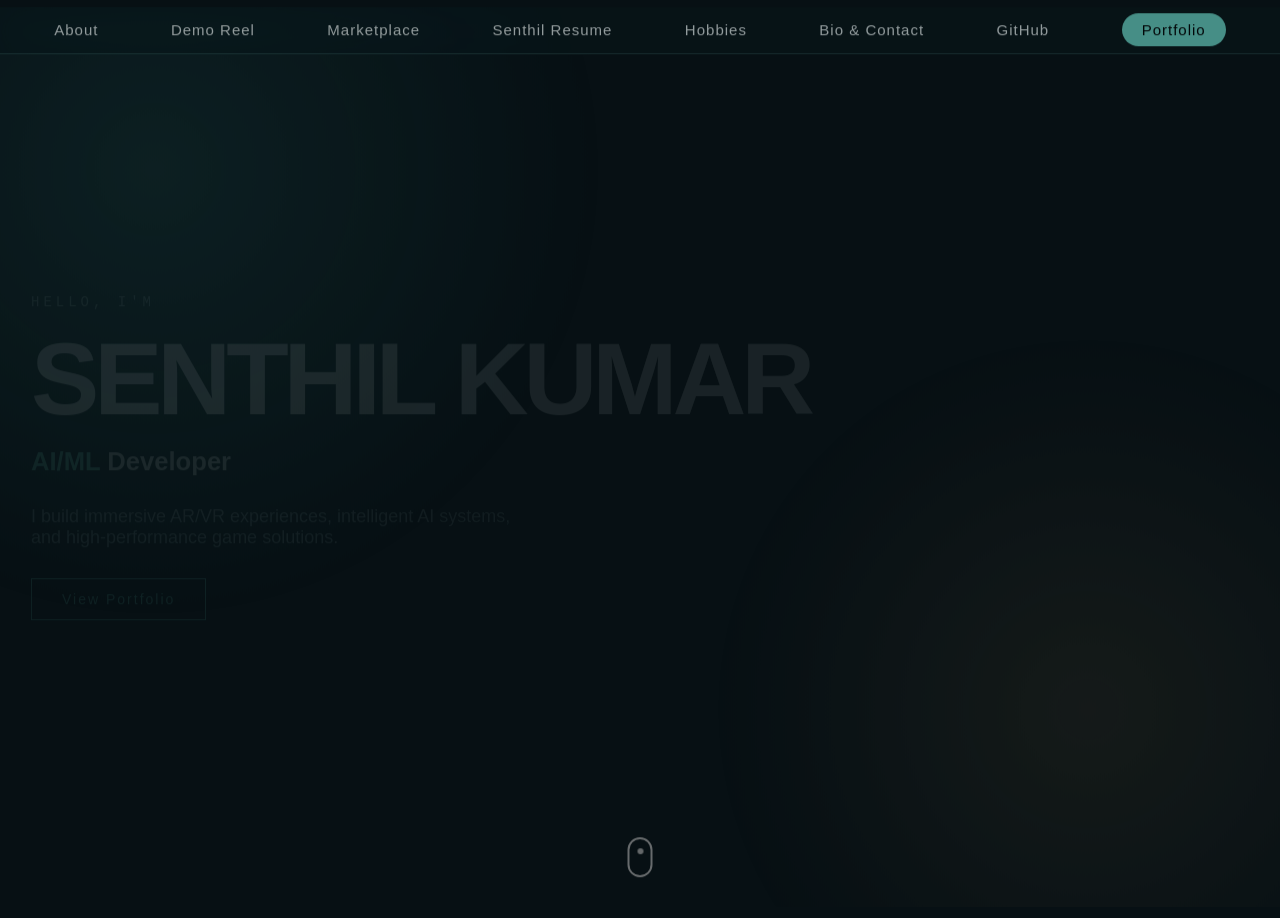
<file: index.html>
<!DOCTYPE html>
<html lang="en">
<head>
    <meta charset="UTF-8">
    <meta name="viewport" content="width=device-width, initial-scale=1.0">
    <meta http-equiv="refresh" content="0; url=Firstpage/firstpage.html">
    <title>Senthil Kumar Portfolio</title>
</head>
<body>
    <p>Opening portfolio...</p>
    <p><a href="Firstpage/firstpage.html">Open the portfolio</a></p>
</body>
</html>
</file>
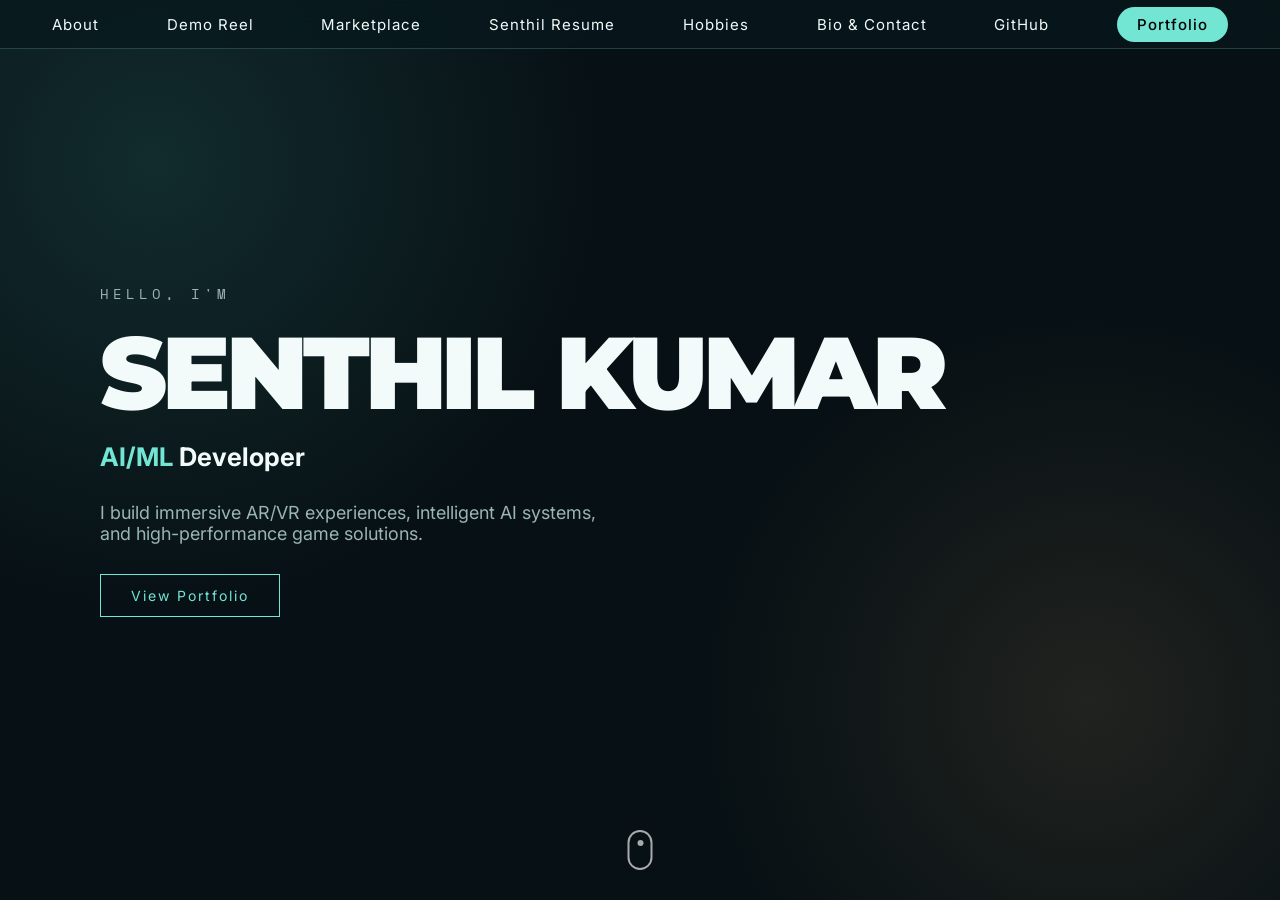
<file: Firstpage/firstpage.html>
<!DOCTYPE html>
<html lang="en">
<head>
    <meta charset="UTF-8">
    <meta name="viewport" content="width=device-width, initial-scale=1.0">
    <title>Senthil Kumar</title>
    <link rel="stylesheet" href="firstpage.css">
    <link href="https://fonts.googleapis.com/css2?family=Inter:wght@300;400;500;600;700&family=Montserrat:wght@800;900&family=Space+Mono&display=swap" rel="stylesheet">
</head>
<body>
<nav class="navbar">
    <ul class="nav-links">
        <li><a href="../Secondpage/secondpage.html#about">About</a></li>
        <li><a href="../Secondpage/secondpage.html#hero">Demo Reel</a></li>
        <li><a href="#market">Marketplace</a></li>
        <li><a href="../Secondpage/resume.html" target="_blank" rel="noopener noreferrer">Senthil Resume</a></li>
        <li><a href="#hobbies">Hobbies</a></li>
        <li><a href="../Secondpage/secondpage.html#contact">Bio & Contact</a></li>
        <li>
            <a href="https://github.com/daigomessi"
               target="_blank"
               rel="noopener noreferrer">
               GitHub
            </a>
        </li>
        <li>
                <a href="../Secondpage/secondpage.html"
                    class="portfolio-btn">
               Portfolio
            </a>
        </li>
    </ul>
</nav>


<section id="hero">

    <div class="hero-left">
        <p class="small-intro">HELLO, I'M</p>

        <h1 class="main-name">
            SENTHIL KUMAR
        </h1>

        <h2 class="role-line">
            <span id="changing-word"></span> Developer
        </h2>

        <p class="description">
            I build immersive AR/VR experiences, intelligent AI systems,
            and high-performance game solutions.
        </p>

        <a href="../Secondpage/secondpage.html" class="cta-btn">View Portfolio</a>
    </div>

    <div class="scroll-indicator"></div>

</section>

<script src="firstpage.js"></script>
</body>
</html>
</file>
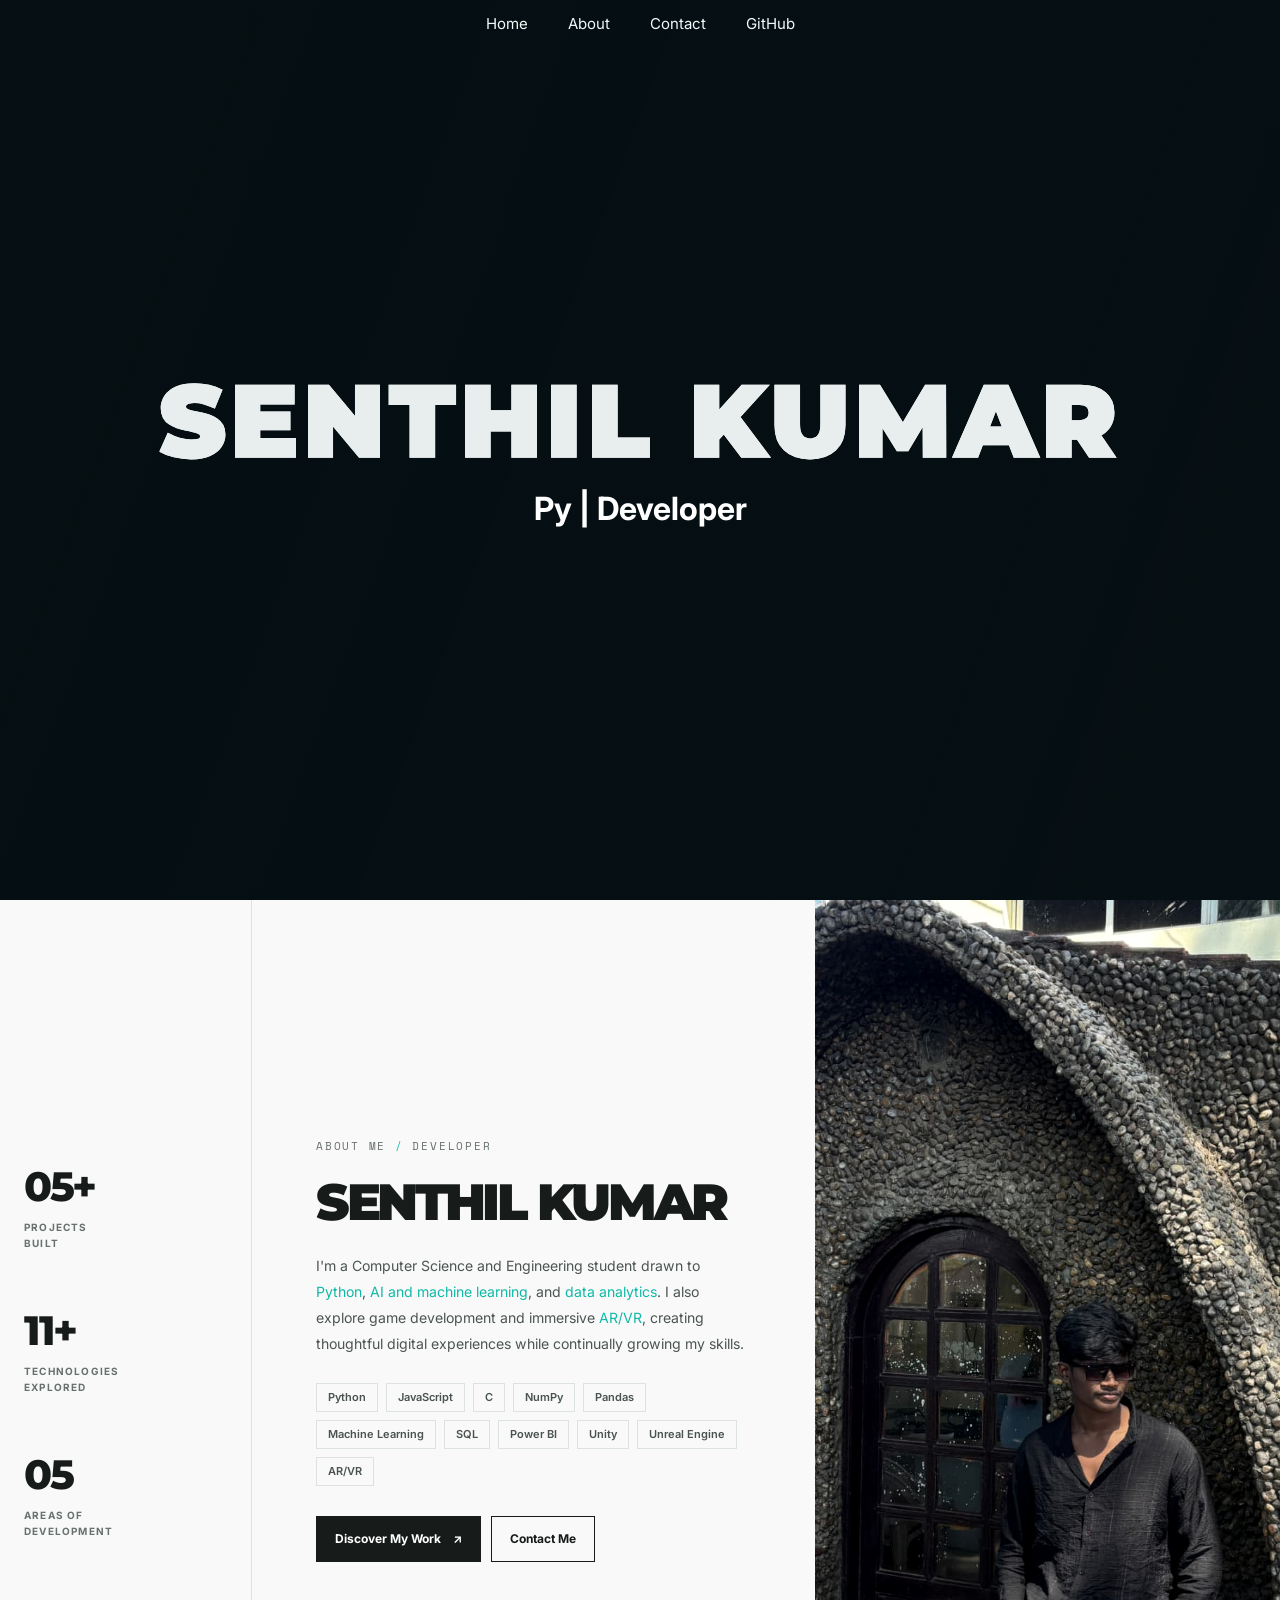
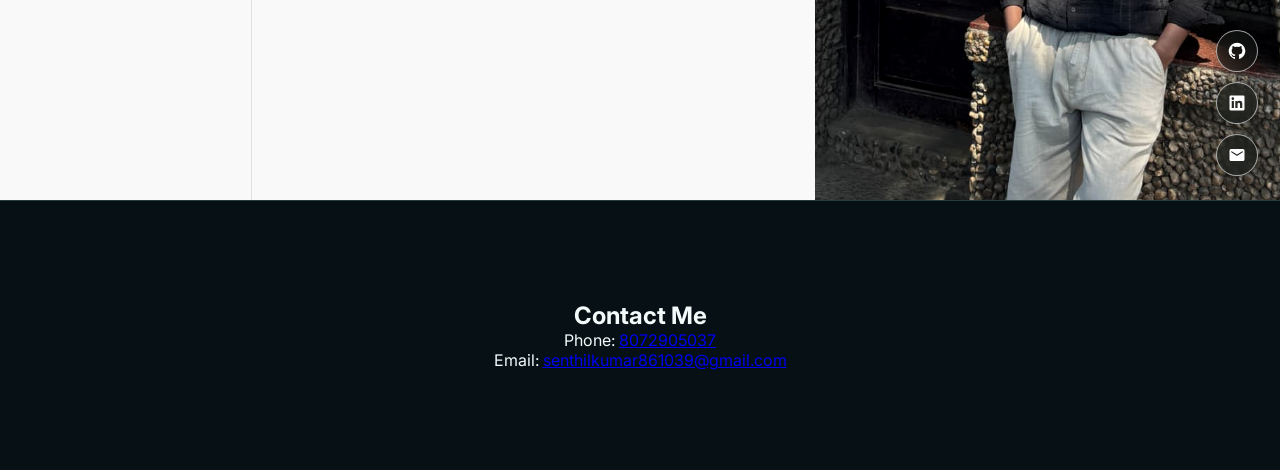
<file: Secondpage/secondpage.html>
<!DOCTYPE html>
<html lang="en">
<head>
    <meta charset="UTF-8">
    <meta name="viewport" content="width=device-width, initial-scale=1.0">
    <title>Senthil Kumar Portfolio</title>
    <link rel="stylesheet" href="secondpage.css">
    <link href="https://fonts.googleapis.com/css2?family=Inter:wght@300;400;500;600;700&family=Montserrat:wght@800;900&family=Space+Mono&display=swap" rel="stylesheet">
    <script>
        if (new URLSearchParams(window.location.search).has("embedded")) {
            document.documentElement.classList.add("embedded");
        }
    </script>
</head>
<body>

<!-- ================= NAVBAR ================= -->
<nav class="navbar">
    <ul class="nav-links">
        <li><a href="#hero">Home</a></li>
        <li><a href="#about">About</a></li>
        <li><a href="#contact">Contact</a></li>
        <li>
            <a href="https://github.com/daigomessi"
               target="_blank"
               rel="noopener noreferrer">
               GitHub
            </a>
        </li>
    </ul>
</nav>

<!-- ================= BACKGROUND VIDEO ================= -->
<video autoplay muted loop playsinline id="bg-video">
    <source src="hero.mp4" type="video/mp4">
</video>

<div class="overlay"></div>

<!-- ================= HERO ================= -->
<section id="hero">
    <div class="hero-content">
        <h1 class="main-name" data-text="SENTHIL KUMAR">SENTHIL KUMAR</h1>
        <h2 class="role-text">
            <span id="changing-word"></span>
            <span class="cursor">|</span>
            <span class="static-text"> Developer</span>
        </h2>
    </div>
</section>

<!-- ================= ABOUT ================= -->
<section id="about" aria-labelledby="about-heading">
    <aside class="about-stats" aria-label="Professional overview">
        <div class="stat-item">
            <span class="stat-number">05+</span>
            <span class="stat-label">Projects<br>Built</span>
        </div>
        <div class="stat-item">
            <span class="stat-number">11+</span>
            <span class="stat-label">Technologies<br>Explored</span>
        </div>
        <div class="stat-item">
            <span class="stat-number">05</span>
            <span class="stat-label">Areas of<br>Development</span>
        </div>
    </aside>

    <div class="about-left">
        <p class="section-label">ABOUT ME <span aria-hidden="true">/</span> DEVELOPER</p>
        <h2 class="main-title" id="about-heading">SENTHIL <span>KUMAR</span></h2>
        <p class="about-description">
            I'm a Computer Science and Engineering student drawn to
            <span class="about-accent">Python</span>,
            <span class="about-accent">AI and machine learning</span>, and
            <span class="about-accent">data analytics</span>. I also explore
            game development and immersive
            <span class="about-accent">AR/VR</span>, creating thoughtful digital
            experiences while continually growing my skills.
        </p>

        <div class="about-skills" aria-label="Skills and technologies">
            <span>Python</span>
            <span>JavaScript</span>
            <span>C</span>
            <span>NumPy</span>
            <span>Pandas</span>
            <span>Machine Learning</span>
            <span>SQL</span>
            <span>Power BI</span>
            <span>Unity</span>
            <span>Unreal Engine</span>
            <span>AR/VR</span>
        </div>

        <div class="about-actions">
            <a class="about-btn" href="#projects">Discover My Work <span aria-hidden="true">↗</span></a>
            <a class="about-btn secondary-btn" href="#contact">Contact Me</a>
        </div>
    </div>

    <div class="about-right">
        <img src="senthil.jpeg" alt="Portrait of Senthil Kumar">
        <div class="social-links" aria-label="Social links">
            <a href="https://github.com/daigomessi" target="_blank" rel="noopener noreferrer" aria-label="GitHub">
                <svg viewBox="0 0 24 24" aria-hidden="true"><path d="M12 .9a11.1 11.1 0 0 0-3.51 21.63c.56.1.76-.24.76-.54v-2.08c-3.1.67-3.75-1.32-3.75-1.32-.5-1.29-1.24-1.63-1.24-1.63-1.01-.69.08-.68.08-.68 1.12.08 1.71 1.15 1.71 1.15.99 1.7 2.6 1.21 3.23.93.1-.72.39-1.21.71-1.49-2.47-.28-5.07-1.24-5.07-5.5 0-1.22.44-2.21 1.15-2.99-.12-.28-.5-1.42.11-2.95 0 0 .94-.3 3.05 1.14a10.6 10.6 0 0 1 5.55 0c2.11-1.44 3.05-1.14 3.05-1.14.61 1.53.23 2.67.11 2.95.72.78 1.15 1.77 1.15 2.99 0 4.27-2.6 5.21-5.08 5.49.4.35.76 1.02.76 2.06v3.06c0 .3.2.65.77.54A11.1 11.1 0 0 0 12 .9Z"/></svg>
            </a>
            <a href="https://www.linkedin.com/" target="_blank" rel="noopener noreferrer" aria-label="LinkedIn">
                <svg viewBox="0 0 24 24" aria-hidden="true"><path d="M20.45 2H3.55C2.69 2 2 2.68 2 3.52v16.96c0 .84.69 1.52 1.55 1.52h16.9c.86 0 1.55-.68 1.55-1.52V3.52c0-.84-.69-1.52-1.55-1.52ZM7.93 18.8H4.96V9.23h2.97v9.57ZM6.44 7.92a1.72 1.72 0 1 1 0-3.44 1.72 1.72 0 0 1 0 3.44ZM19.04 18.8h-2.97v-4.65c0-1.11-.02-2.54-1.55-2.54-1.55 0-1.79 1.21-1.79 2.46v4.73H9.76V9.23h2.85v1.31h.04c.4-.75 1.37-1.55 2.82-1.55 3.01 0 3.57 1.98 3.57 4.56v5.25Z"/></svg>
            </a>
            <a href="mailto:senthilkumar861039@gmail.com" aria-label="Email">
                <svg viewBox="0 0 24 24" aria-hidden="true"><path d="M20 4H4a2 2 0 0 0-2 2v12a2 2 0 0 0 2 2h16a2 2 0 0 0 2-2V6a2 2 0 0 0-2-2Zm-.4 4.25-6.6 4.4a1.8 1.8 0 0 1-2 0l-6.6-4.4V6.5l7.49 4.99a.2.2 0 0 0 .22 0L19.6 6.5v1.75Z"/></svg>
            </a>
        </div>
    </div>
</section>

<!-- ================= CONTACT ================= -->
<section id="contact" class="contact-section">
    <h2>Contact Me</h2>
    <p>Phone: <a href="tel:+918072905037">8072905037</a></p>
    <p>Email: <a href="mailto:senthilkumar861039@gmail.com">senthilkumar861039@gmail.com</a></p>
</section>

<script src="secondpage.js"></script>
</body>
</html>
</file>
<file: Firstpage/firstpage.css>
* {
    margin: 0;
    padding: 0;
    box-sizing: border-box;
}

:root {
    --ink: #071014;
    --panel: rgba(9, 24, 29, 0.72);
    --line: rgba(143, 235, 224, 0.2);
    --text: #f2fbfa;
    --muted: #9bb4b4;
    --accent: #72e5d3;
    --accent-strong: #9be8dc;
}

body {
    font-family: 'Inter', sans-serif;
    background: var(--ink);
    color: var(--text);
    overflow-x: clip;
    animation: pageEnter 900ms cubic-bezier(0.22, 1, 0.36, 1) both;
}

body.page-exit {
    animation: pageExit 420ms ease-in both;
}

body::before {
    content: "";
    position: fixed;
    inset: 0;
    pointer-events: none;
    background: radial-gradient(circle at 12% 18%, rgba(61, 153, 147, 0.2), transparent 34%), radial-gradient(circle at 85% 78%, rgba(217, 168, 108, 0.12), transparent 30%);
}

#hero {
    height: 100vh;
    display: flex;
    position: relative;
}

/* LEFT SIDE */
.hero-left {
    width: 100%;
    padding: 100px;
    display: flex;
    flex-direction: column;
    justify-content: center;
    animation: fadeLeft 1.2s ease forwards;
    position: relative;
    z-index: 1;
}

.small-intro {
    font-family: 'Space Mono', monospace;
    letter-spacing: 4px;
    font-size: 14px;
    color: var(--muted);
    margin-bottom: 20px;
}

.main-name {
    font-family: 'Montserrat', sans-serif;
    font-size: clamp(2rem, 8vw, 8rem);
    font-weight: 900;
    letter-spacing: -0.05em;
    line-height: 0.95;
    margin-bottom: 20px;
    text-transform: uppercase;
}

.role-line {
    font-size: 2vw;
    margin-bottom: 30px;
}

#changing-word {
    color: var(--accent);
    transition: opacity 0.4s ease;
}

.description {
    font-size: 18px;
    color: var(--muted);
    max-width: 500px;
    margin-bottom: 30px;
}

.cta-btn {
    display: inline-block;
    width: fit-content;
    text-decoration: none;
    padding: 12px 30px;
    background: transparent;
    border: 1px solid var(--accent);
    color: var(--accent);
    cursor: pointer;
    font-size: 14px;
    letter-spacing: 2px;
    transition: 0.3s ease;
}

.cta-btn:hover {
    background: var(--accent);
    color: var(--ink);
}

/* SECOND PAGE */
.second-page-section {
    width: 100%;
    height: 100vh;
    background: var(--ink);
    position: relative;
    z-index: 1;
}

.second-page-section iframe {
    display: block;
    width: 100%;
    height: 100%;
    border: 0;
}

/* SCROLL INDICATOR */
.scroll-indicator {
    position: absolute;
    bottom: 30px;
    left: 50%;
    transform: translateX(-50%);
    width: 25px;
    height: 40px;
    border: 2px solid #aaa;
    border-radius: 20px;
}

.scroll-indicator::before {
    content: "";
    position: absolute;
    top: 8px;
    left: 50%;
    transform: translateX(-50%);
    width: 6px;
    height: 6px;
    background: #aaa;
    border-radius: 50%;
    animation: scrollMove 1.5s infinite;
}

/* Animations */
@keyframes scrollMove {
    0% { top: 8px; opacity: 1; }
    100% { top: 22px; opacity: 0; }
}

@keyframes fadeLeft {
    from { opacity: 0; transform: translateX(-80px); }
    to { opacity: 1; transform: translateX(0); }
}

@keyframes fadeRight {
    from { opacity: 0; transform: translateX(80px); }
    to { opacity: 1; transform: translateX(0); }
}

@keyframes pageEnter {
    from { opacity: 0; transform: translateY(18px); }
    to { opacity: 1; transform: translateY(0); }
}

@keyframes pageExit {
    from { opacity: 1; transform: translateY(0); }
    to { opacity: 0; transform: translateY(-12px); }
}
/* NAVBAR */
.navbar {
    position: fixed;
    top: 0;
    width: 100%;
    padding: 14px 32px;
    background: var(--panel);
    border-bottom: 1px solid var(--line);
    backdrop-filter: blur(16px) saturate(140%);
    -webkit-backdrop-filter: blur(16px) saturate(140%);
    z-index: 1000;
}

/* NAV LINKS */
.nav-links {
    display: flex;
    list-style: none;
    align-items: center;
    justify-content: space-around;   /* Start from left */
    gap: 28px;
}

/* LINKS STYLE */
.nav-links li a {
    text-decoration: none;
    color: var(--text);
    font-size: 15px;
    letter-spacing: 1px;
    transition: 0.3s ease;
}

.nav-links li a:hover {
    color: var(--accent);
    transform: translateY(-2px);
}

/* PORTFOLIO BUTTON */
.portfolio-btn {
    padding: 8px 20px;
    border-radius: 25px;
    background: var(--accent);
    color: black !important;
    font-weight: 500;
}

.portfolio-btn:hover {
    background: var(--accent-strong);
}

@media (max-width: 700px) {
    .navbar {
        padding: 12px 18px;
    }

    .hero-left {
        padding: 100px 24px 70px;
    }

    .main-name {
        font-size: clamp(2rem, 8vw, 8rem);
    }

    .role-line {
        font-size: clamp(1.35rem, 7vw, 2rem);
        margin-bottom: 22px;
    }

    .description {
        font-size: 16px;
        line-height: 1.6;
        max-width: 34rem;
    }

    .scroll-indicator {
        bottom: 18px;
    }

    .nav-links {
        justify-content: flex-start;
        gap: 20px;
        overflow-x: auto;
        padding-bottom: 4px;
        scrollbar-width: none;
        white-space: nowrap;
    }

    .nav-links::-webkit-scrollbar {
        display: none;
    }

    .nav-links li a {
        font-size: 13px;
    }

    .second-page-section {
        height: 1700px;
    }
}
</file>
<file: Secondpage/secondpage.css>
/* ===== GLOBAL RESET ===== */
* {
    margin: 0;
    padding: 0;
    box-sizing: border-box;
}

html, body {
    scroll-behavior: smooth;
    font-family: 'Inter', sans-serif;
    background: #071014;
    color: #f2fbfa;
    overflow-x: clip;
}

body {
    animation: pageEnter 900ms cubic-bezier(0.22, 1, 0.36, 1) both;
}

/* ===== BACKGROUND VIDEO ===== */
#bg-video {
    position: fixed;
    top: 0;
    left: 0;
    width: 100%;
    height: 100%;
    object-fit: cover;
    filter: blur(3px) brightness(0.52) saturate(0.8);
    transform: scale(1.04);
    z-index: -2;
}

.overlay {
    position: fixed;
    width: 100%;
    height: 100%;
    background: linear-gradient(110deg, rgba(5, 15, 19, 0.86), rgba(5, 15, 19, 0.52));
    z-index: -1;
}

/* ===== NAVBAR ===== */
.navbar {
    position: absolute;
    top: 0;
    width: 100%;
    padding: 14px 32px;
    background: transparent;
    border: 0;
    box-shadow: none;
    z-index: 1;
}

html.embedded .navbar {
    display: none;
}

.nav-links {
    display: flex;
    align-items: center;
    justify-content: center;
    gap: 40px;
    padding: 0;
    border: 0;
    background: transparent;
    box-shadow: none;
    list-style: none;
}

.nav-links li {
    padding: 0;
    border: 0;
    background: transparent;
    box-shadow: none;
}

.nav-links a {
    position: relative;
    display: block;
    padding: 0;
    color: #f2fbfa;
    background: transparent;
    border: 0;
    box-shadow: none;
    outline: none;
    text-decoration: none;
    font-size: 15px;
    transition: 0.3s;
}

.nav-links a::after {
    content: "";
    position: absolute;
    right: 0;
    bottom: 0;
    left: 0;
    height: 1px;
    background: #72e5d3;
    transform: scaleX(0);
    transform-origin: center;
    transition: transform 0.3s ease;
}

.nav-links a:hover,
.nav-links a:focus-visible {
    color: #72e5d3;
}

.nav-links a:hover::after,
.nav-links a:focus-visible::after {
    transform: scaleX(1);
}

/* ===== HERO ===== */
#hero {
    height: 100vh;
    display: grid;
    grid-template-columns: 1fr 1fr;
    align-items: center;
    padding-inline: clamp(24px, 8vw, 120px);
}

.hero-content {
    grid-column: 1 / -1;
    text-align: center;
    color: white;
    position: relative;
    z-index: 1;
}
.main-name {
    position: relative;
    display: inline-block;
    font-family: 'Montserrat', sans-serif;
    font-size: clamp(2rem, 8vw, 9rem);
    font-weight: 900;
    letter-spacing: 0.04em;
    line-height: 0.95;
    margin-bottom: 20px;
    text-transform: uppercase;
    white-space: nowrap;
    color: #E8EEEE;
    -webkit-text-fill-color: transparent;
    -webkit-text-stroke: 1.5px #E8EEEE;
    animation: nameKinetic 900ms cubic-bezier(0.2, 0.8, 0.2, 1) both;
}

.main-name::after {
    content: attr(data-text);
    position: absolute;
    inset: 0;
    color: #E8EEEE;
    -webkit-text-fill-color: #E8EEEE;
    -webkit-text-stroke: 1.5px #E8EEEE;
    clip-path: inset(0 50% 0 50%);
    animation: nameMaskReveal 1.5s cubic-bezier(0.76, 0, 0.24, 1) forwards;
}

@keyframes nameKinetic {
    from {
        opacity: 0;
        filter: blur(7px);
        transform: translateY(24px) scaleY(0.88);
    }

    to {
        opacity: 1;
        filter: blur(0);
        transform: translateY(0) scaleY(1);
    }
}

@keyframes nameMaskReveal {
    to {
        clip-path: inset(0 0 0 0);
    }
}

.role-text {
    font-size: clamp(18px, 2.5vw, 35px);
}

/* ===== ABOUT SECTION ===== */
#about {
    --about-ink: #171b1a;
    --about-muted: #68716f;
    --about-teal: #10b9a7;
    min-height: 100vh;
    display: grid;
    grid-template-columns: minmax(130px, 0.65fr) minmax(0, 1.45fr) minmax(300px, 1.2fr);
    background: #f8f9f8;
    color: var(--about-ink);
    overflow: hidden;
    scroll-margin-top: 70px;
}

.about-stats {
    display: flex;
    flex-direction: column;
    justify-content: center;
    gap: clamp(28px, 6vh, 64px);
    padding: 40px 24px;
    border-right: 1px solid #dfe4e2;
}

.stat-item {
    display: grid;
    gap: 8px;
}

.stat-number {
    font-family: 'Montserrat', sans-serif;
    font-size: clamp(30px, 3.2vw, 46px);
    font-weight: 800;
    letter-spacing: -0.06em;
}

.stat-label {
    color: var(--about-muted);
    font-size: 10px;
    font-weight: 700;
    line-height: 1.6;
    letter-spacing: 0.12em;
    text-transform: uppercase;
}

.about-left {
    min-width: 0;
    padding: clamp(48px, 7vw, 100px) clamp(30px, 5vw, 76px);
    display: flex;
    flex-direction: column;
    justify-content: center;
    align-items: flex-start;
    text-align: left;
}

.section-label {
    font-family: 'Space Mono', monospace;
    color: var(--about-muted);
    font-size: 11px;
    letter-spacing: 0.16em;
    margin-bottom: 22px;
}

.section-label span,
.about-accent {
    color: var(--about-teal);
}

.main-title {
    font-family: 'Montserrat', sans-serif;
    font-size: clamp(34px, 4vw, 58px);
    font-weight: 900;
    letter-spacing: -0.065em;
    line-height: 1.02;
    margin-bottom: 24px;
    animation: aboutRise 700ms cubic-bezier(0.2, 0.8, 0.2, 1) both;
}

.about-description {
    max-width: 590px;
    color: #4c5552;
    font-size: clamp(14px, 1.1vw, 16px);
    line-height: 1.85;
    animation: aboutRise 800ms 100ms cubic-bezier(0.2, 0.8, 0.2, 1) both;
}

.about-skills {
    display: flex;
    flex-wrap: wrap;
    gap: 8px;
    margin-top: 26px;
    animation: aboutRise 800ms 180ms cubic-bezier(0.2, 0.8, 0.2, 1) both;
}

.about-skills span {
    padding: 8px 11px;
    border: 1px solid #dce2df;
    color: #4a5350;
    font-size: 11px;
    font-weight: 600;
    line-height: 1;
    transition: color 180ms ease, background-color 180ms ease, border-color 180ms ease, transform 180ms ease;
}

.about-skills span:hover {
    transform: translateY(-2px);
    border-color: var(--about-teal);
    background: var(--about-teal);
    color: #fff;
}

.about-actions {
    display: flex;
    flex-wrap: wrap;
    gap: 10px;
    margin-top: 30px;
    animation: aboutRise 800ms 260ms cubic-bezier(0.2, 0.8, 0.2, 1) both;
}

.about-btn {
    display: inline-flex;
    min-height: 46px;
    align-items: center;
    justify-content: center;
    gap: 12px;
    padding: 0 18px;
    border: 1px solid var(--about-ink);
    background: var(--about-ink);
    color: #fff;
    font-size: 12px;
    font-weight: 700;
    text-decoration: none;
    transition: color 180ms ease, background-color 180ms ease, border-color 180ms ease, transform 180ms ease;
}

.about-btn:hover {
    transform: translateY(-2px);
    border-color: var(--about-teal);
    background: var(--about-teal);
}

.secondary-btn {
    background: transparent;
    color: var(--about-ink);
}

.secondary-btn:hover {
    color: #fff;
}

.about-right {
    position: relative;
    min-width: 0;
    min-height: 650px;
    overflow: hidden;
    clip-path: polygon(9% 0, 100% 0, 100% 100%, 0 100%);
}

.about-right img {
    position: absolute;
    inset: 0;
    display: block;
    width: 100%;
    height: 100%;
    object-fit: cover;
    object-position: center;
    filter: saturate(0.88) contrast(1.04);
    transition: transform 650ms cubic-bezier(0.2, 0.8, 0.2, 1);
}

.about-right:hover img {
    transform: scale(1.04);
}

.social-links {
    position: absolute;
    right: 22px;
    bottom: 24px;
    z-index: 1;
    display: flex;
    flex-direction: column;
    gap: 10px;
}

.social-links a {
    display: grid;
    width: 42px;
    height: 42px;
    place-items: center;
    border: 1px solid rgba(255, 255, 255, 0.6);
    border-radius: 50%;
    background: rgba(20, 25, 24, 0.58);
    color: #fff;
    backdrop-filter: blur(10px);
    transition: color 180ms ease, background-color 180ms ease, transform 180ms ease;
}

.social-links a:hover {
    transform: translateY(-3px);
    background: var(--about-teal);
}

.social-links svg {
    width: 18px;
    height: 18px;
    fill: currentColor;
}

@keyframes aboutRise {
    from {
        opacity: 0;
        transform: translateY(16px);
    }

    to {
        opacity: 1;
        transform: translateY(0);
    }
}

@media (prefers-reduced-motion: reduce) {
    .main-name {
        animation: none;
        filter: none;
        opacity: 1;
        transform: none;
        -webkit-text-fill-color: #E8EEEE;
    }

    .main-name::after {
        display: none;
        animation: none;
    }
}

/* Blinking cursor */
.cursor {
    animation: blink 1s infinite;
}

@keyframes blink {
    0% {opacity: 1;}
    50% {opacity: 0;}
    100% {opacity: 1;}
}

@keyframes pageEnter {
    from { opacity: 0; }
    to { opacity: 1; }
}

/* ===== CONTACT ===== */
.contact-section {
    padding: 100px 20px;
    text-align: center;
    background: #071014;
    color: #f2fbfa;
    border-top: 1px solid rgba(143, 235, 224, 0.2);
}

.resume-btn {
    display: block;
    width: fit-content;
    margin: 24px auto;
    padding: 12px 24px;
    background: rgba(255, 255, 255, 0.15);
    color: white;
    border: 1px solid rgba(255, 255, 255, 0.4);
    border-radius: 10px;
    text-decoration: none;
    backdrop-filter: blur(15px);
    transition: 0.3s ease;
}

.resume-btn:hover {
    background: rgba(255, 255, 255, 0.3);
    transform: translateY(-2px);
}

/* ===== RESPONSIVE ===== */
@media (max-width: 900px) {
    #about {
        grid-template-columns: 110px minmax(0, 1fr);
    }

    .about-right {
        grid-column: 1 / -1;
        grid-row: 3;
        min-height: 480px;
        clip-path: polygon(5% 0, 100% 0, 100% 100%, 0 100%);
    }

    .about-left {
        grid-column: 1 / -1;
        grid-row: 2;
        padding: 56px clamp(28px, 6vw, 64px);
    }

    .about-stats {
        grid-row: 1;
        grid-column: 1 / -1;
        flex-direction: row;
        justify-content: flex-start;
        gap: clamp(28px, 8vw, 80px);
        padding: 28px clamp(28px, 6vw, 64px);
        border-right: 0;
        border-bottom: 1px solid #dfe4e2;
    }

    .nav-links {
        gap: 20px;
        flex-wrap: nowrap;
    }
}

@media (max-width: 600px) {
    .navbar {
        padding: 12px 18px;
    }

    .nav-links {
        justify-content: flex-start;
        flex-wrap: nowrap;
        overflow-x: auto;
        padding-bottom: 4px;
        scrollbar-width: none;
        white-space: nowrap;
    }

    .nav-links::-webkit-scrollbar {
        display: none;
    }

    .nav-links a {
        font-size: 13px;
    }

    #hero {
        min-height: 100svh;
        grid-template-columns: 1fr;
        padding: 90px 18px 48px;
    }

    .hero-content {
        width: 100%;
    }

    .main-name {
        font-size: clamp(1.75rem, 9vw, 4rem);
        line-height: 0.95;
    }

    .role-text {
        font-size: clamp(1.1rem, 5.5vw, 1.6rem);
        line-height: 1.4;
    }

    .about-left {
        padding: 42px 22px 50px;
    }

    .about-stats {
        justify-content: space-between;
        gap: 12px;
        padding: 24px 22px;
    }

    .stat-number {
        font-size: clamp(26px, 8vw, 36px);
    }

    .stat-label {
        font-size: 9px;
    }

    .about-right {
        min-height: 360px;
        clip-path: polygon(0 0, 100% 0, 100% 100%, 0 100%);
    }

    .social-links {
        right: 14px;
        bottom: 14px;
        flex-direction: row;
    }

    .about-actions {
        gap: 8px;
    }

    .contact-section {
        padding: 72px 24px;
    }
}

@media (prefers-reduced-motion: reduce) {
    .main-title,
    .about-description,
    .about-skills,
    .about-actions {
        animation: none;
    }

    .about-right img,
    .about-skills span,
    .about-btn,
    .social-links a {
        transition: none;
    }
}
</file>
